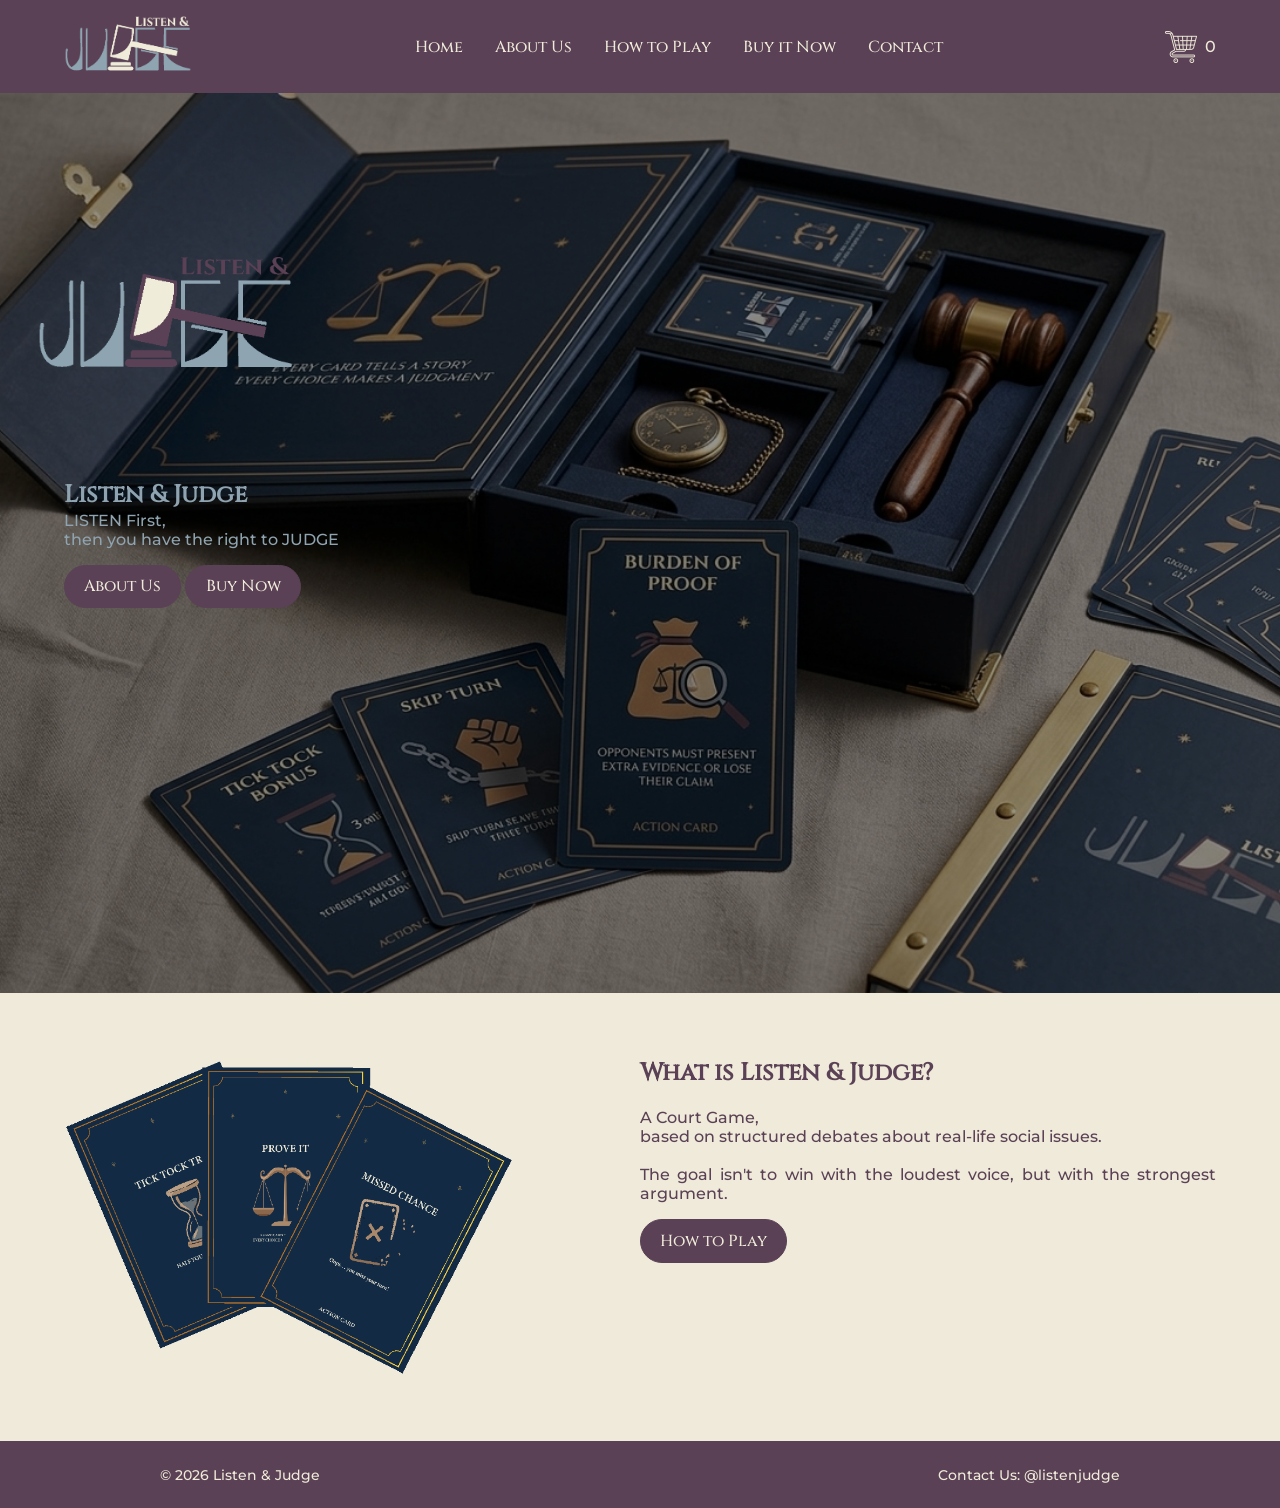
<file: index.html>
<!DOCTYPE html>
<html lang="en">
<head>
    <meta charset="UTF-8">
    <meta name="viewport" content="width=device-width, initial-scale=1.0">
    <title>Listen & Judge</title>
    <link rel="icon" href="images/logo_favicon.png">
    <link rel="stylesheet" href="style.css">
</head>
<body>
    <!-- Header -->
     <header class="header">
        <div class="logo">
            <a href="index.html"><img src="images/logo_header_logo.png" alt="logo"></a>
        </div>

        <nav class="navbar">
            <ul>
            <li><a href="index.html">Home</a></li>
            <li><a href="about.html">About Us</a></li>
            <li><a href="howtoplay.html">How to Play</a></li>
            <li><a href="buy.html">Buy it Now</a></li>
            <li><a href="contact.html">Contact</a></li>
            </ul>
        </nav>

        <!-- cart -->
         <div class="cart">
           <img src="images/cart.png"> <span id="cart-count">0</span> 
         </div>
     </header>

        <!-- cart panel -->
         <div class="cart-panel" id="cartPanel">
            <div class="cart-header">
            <h3>Your Cart</h3>
            <!-- close btn -->
             <button class="close-cart">x</button>
            </div>
            <p id="empty-msg">No items yet</p>
            <button class="checkout-btn" id="checkoutBtn">Buy Now!</button>
         </div>

         <!-- Main -->
          <main>
         <!-- Hero -->
         <section id="home" class="hero">
            <img src="images/cover.png" class="hero-bg" alt="Cards">
            <img src="images/logo.png" class="hero-overlay" alt="logo">

            <div class="hero-content">
                <h1>Listen & Judge</h1>
                <p>LISTEN First, <br> then you have the right to JUDGE</p>

                <div class="buttons">
                    <a href="about.html" class="btn">About Us</a>
                    <a href="buy.html" class="btn">Buy Now</a>
                </div>
            </div>
         </section>


        <section class="about">
            <div class="cards">
                <div class="card">
                    <img src="images/cards-01.png" alt="cards">
                </div>
            </div>
            <div class="about-text">
            <h2>What is Listen & Judge?</h2>
            <br>
            <p>
                A Court Game, <br>
                based on structured debates about real-life social issues.
                <br><br>
                The goal isn't to win with the loudest voice, but with the strongest argument.
                <br> </p>
            <!-- button -->
                <a href="howtoplay.html" class="btn">How to Play</a>
            </div>
        </section>
    </main>

    <!-- Footer -->
     <footer>
            <p>© 2026 Listen & Judge</p>
            <p>Contact Us:<a href="https://instagram.com/listenjudge.bh" target="_blank">
                @listenjudge
            </a>
            </p>
     </footer>
     <script src="script.js"></script>
</body>
</html>
</file>
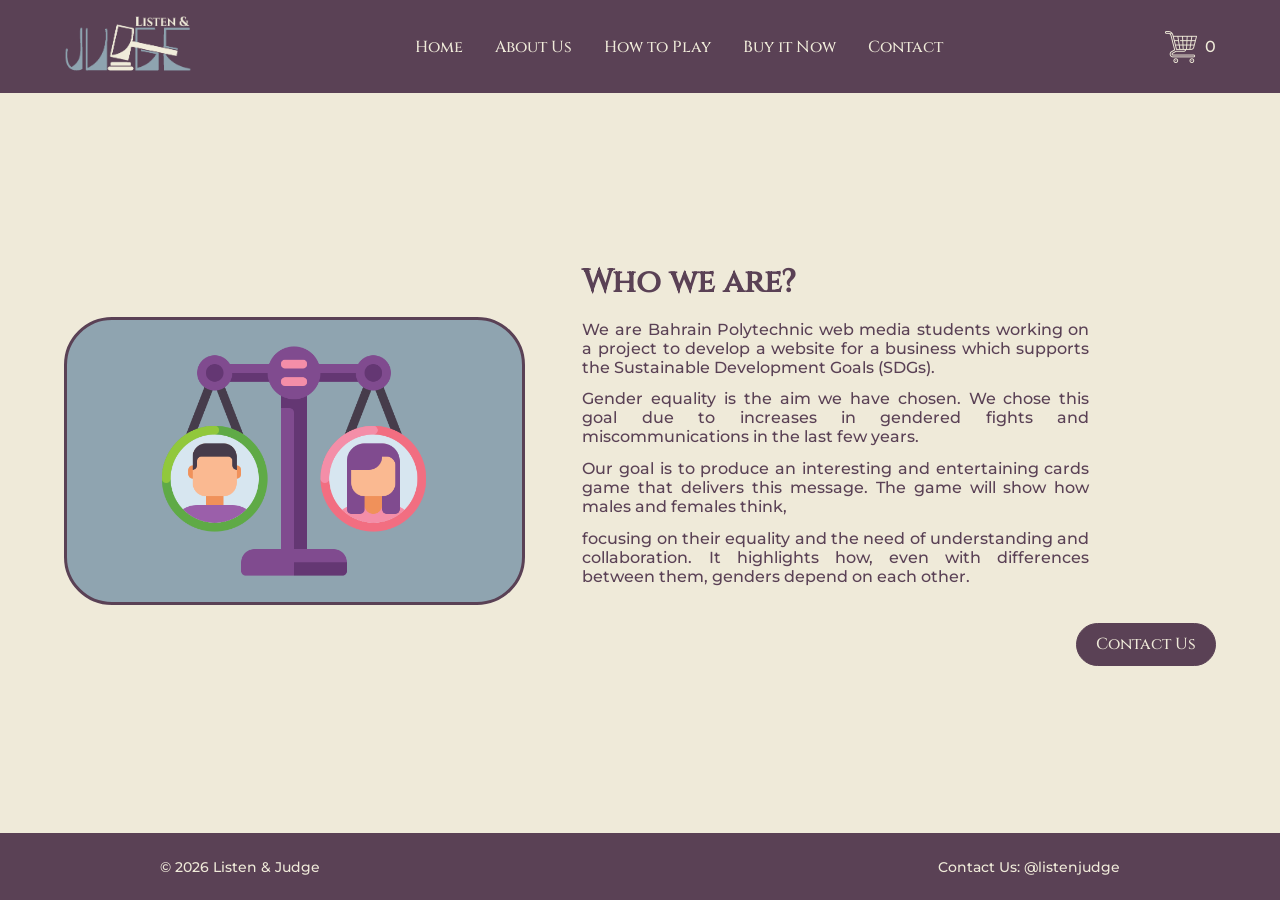
<file: about.html>
<!DOCTYPE html>
<html lang="en">
<head>
    <meta charset="UTF-8">
    <meta name="viewport" content="width=device-width, initial-scale=1.0">
    <title>Listen & Judge</title>
    <link rel="icon" href="images/logo_favicon.png">
    <link rel="stylesheet" href="style.css">
</head>
<body>
    <!-- Header -->
     <header class="header">
        <div class="logo">
            <a href="index.html"><img src="images/logo_header_logo.png" alt="logo"></a>
        </div>

        <nav class="navbar">
            <ul>
            <li><a href="index.html">Home</a></li>
            <li><a href="about.html">About Us</a></li>
            <li><a href="howtoplay.html">How to Play</a></li>
            <li><a href="buy.html">Buy it Now</a></li>
            <li><a href="contact.html">Contact</a></li>
            </ul>
        </nav>

        <!-- cart -->
         <div class="cart">
           <img src="images/cart.png"> <span id="cart-count">0</span> 
         </div>
     </header>

        <!-- cart panel -->
         <div class="cart-panel" id="cartPanel">
            <div class="cart-header">
            <h3>Your Cart</h3>
            <!-- close btn -->
             <button class="close-cart">x</button>
            </div>
            <p id="empty-msg">No items yet</p>
            <button class="checkout-btn" id="checkoutBtn">Buy Now!</button>
         </div>

        <!-- About Us Page -->
         <main>
         <section class="about-section">
            <div class="about-image">
                <img src="images/genders.png" alt="genders image">
            </div>
            <div class="about-content">
                <h2>Who we are?</h2>
                <p>
                    We are Bahrain Polytechnic web media students working on a project to develop a website for a business which supports the Sustainable Development Goals (SDGs).
                </p> 
                <p>
                    Gender equality is the aim we have chosen. We chose this goal due to increases in gendered fights and miscommunications in the last few years.
                </p>
                <p>
                    Our goal is to produce an interesting and entertaining cards game that delivers this message. The game will show how males and females think, 
                </p>
                <p>
                    focusing on their equality and the need of understanding and collaboration. It highlights how, even with differences between them, genders depend on each other.
                </p> 
                <a href="contact.html" class="btn about-btn">Contact Us</a>
            </div>
         </section>
         </main>


    <!-- Footer -->
     <footer>
            <p>© 2026 Listen & Judge</p>
            <p>Contact Us:<a href="https://instagram.com/listenjudge.bh" target="_blank">
                @listenjudge
            </a>
            </p>
     </footer>
     <script src="script.js"></script>
</body>
</html>
</file>
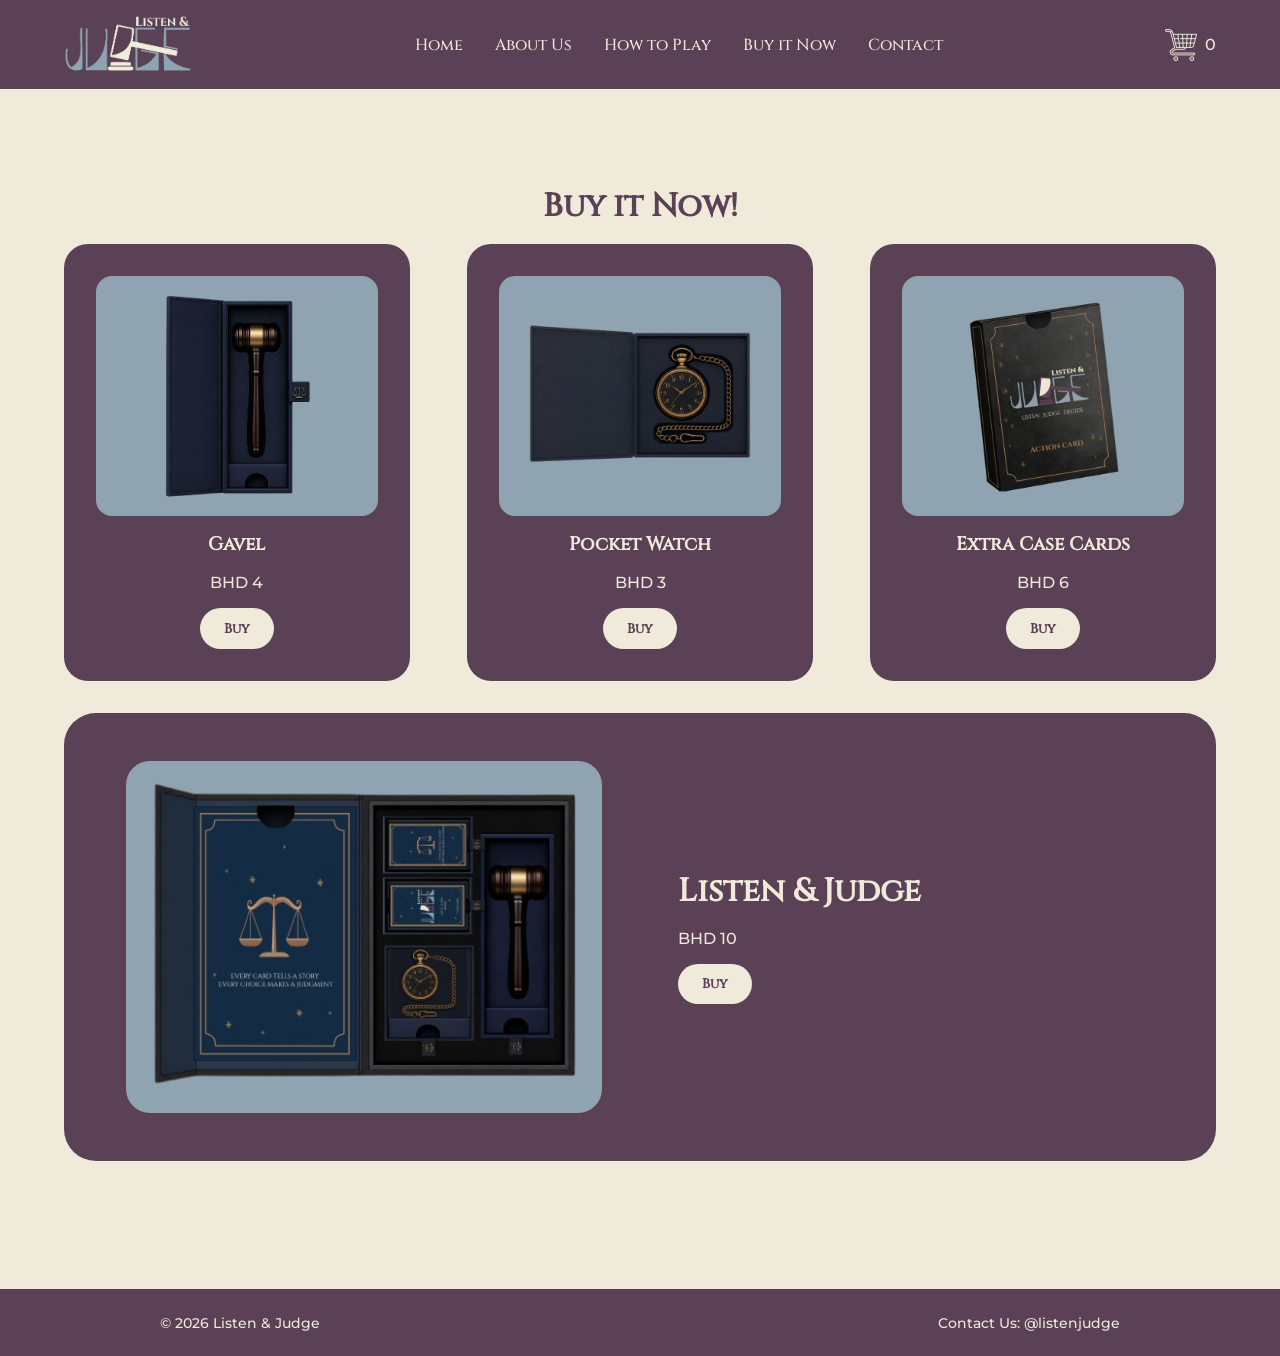
<file: buy.html>
<html lang="en">
<head>
    <meta charset="UTF-8">
    <meta name="viewport" content="width=device-width, initial-scale=1.0">
    <title>Listen & Judge</title>
    <link rel="icon" href="images/logo_favicon.png">
    <link rel="stylesheet" href="style.css">
</head>
<body>
       <!-- Header -->
     <header class="header">
        <div class="logo">
            <a href="index.html"><img src="images/logo_header_logo.png" alt="logo"></a>
        </div>

        <nav class="navbar">
            <ul>
            <li><a href="index.html">Home</a></li>
            <li><a href="about.html">About Us</a></li>
            <li><a href="howtoplay.html">How to Play</a></li>
            <li><a href="buy.html">Buy it Now</a></li>
            <li><a href="contact.html">Contact</a></li>
            </ul>
        </nav>

        <!-- cart -->
         <div class="cart">
           <img src="images/cart.png"> <span id="cart-count">0</span> 
         </div>
     </header>

        <!-- cart panel -->
         <div class="cart-panel" id="cartPanel">
            <div class="cart-header">
            <h3>Your Cart</h3>
            <!-- close btn -->
             <button class="close-cart">x</button>
            </div>
            <p id="empty-msg">No items yet</p>
            <button class="checkout-btn" id="checkoutBtn">Buy Now!</button>
         </div>
    
         <!-- Buy it Now page -->
         <main>
            <section class="buy-section">
                <h2 class="section-title">Buy it Now!</h2>
                <div class="products">

                    <!-- Product 1 -->
                     <div class="product-card">
                        <img src="images/gavelp.png" alt="Gavel">
                        <h3>Gavel</h3>
                        <p>BHD 4</p>
                        <button class="buy-btn">Buy</button>
                     </div>
                     <!-- Product 2 -->
                     <div class="product-card">
                        <img src="images/pwatchb.png" alt="Pocket Watch">
                        <h3>Pocket Watch</h3>
                        <p>BHD 3</p>
                        <button class="buy-btn">Buy</button>
                     </div>
                     <!-- Product 3 -->
                     <div class="product-card">
                        <img src="images/extracases.png" alt="Extra Case Cards">
                        <h3>Extra Case Cards</h3>
                        <p>BHD 6</p>
                        <button class="buy-btn">Buy</button>
                     </div>
                     <!-- Product 4 -->
                     <div class="game-product">
                        <img src="images/Game.png" alt="Game Cards">
                        <div class="game-text">
                        <h3>Listen & Judge</h3>
                        <p>BHD 10</p>
                        <button class="buy-btn">Buy</button>
                     </div>
                </div>
            </div>
            </section>
         </main>

              <!-- Footer -->
     <footer>
            <p>© 2026 Listen & Judge</p>
            <p>Contact Us:<a href="https://instagram.com/listenjudge.bh" target="_blank">
                @listenjudge
            </a>
            </p>
     </footer>
     <script src="script.js"></script>
</body>
</html>
</file>
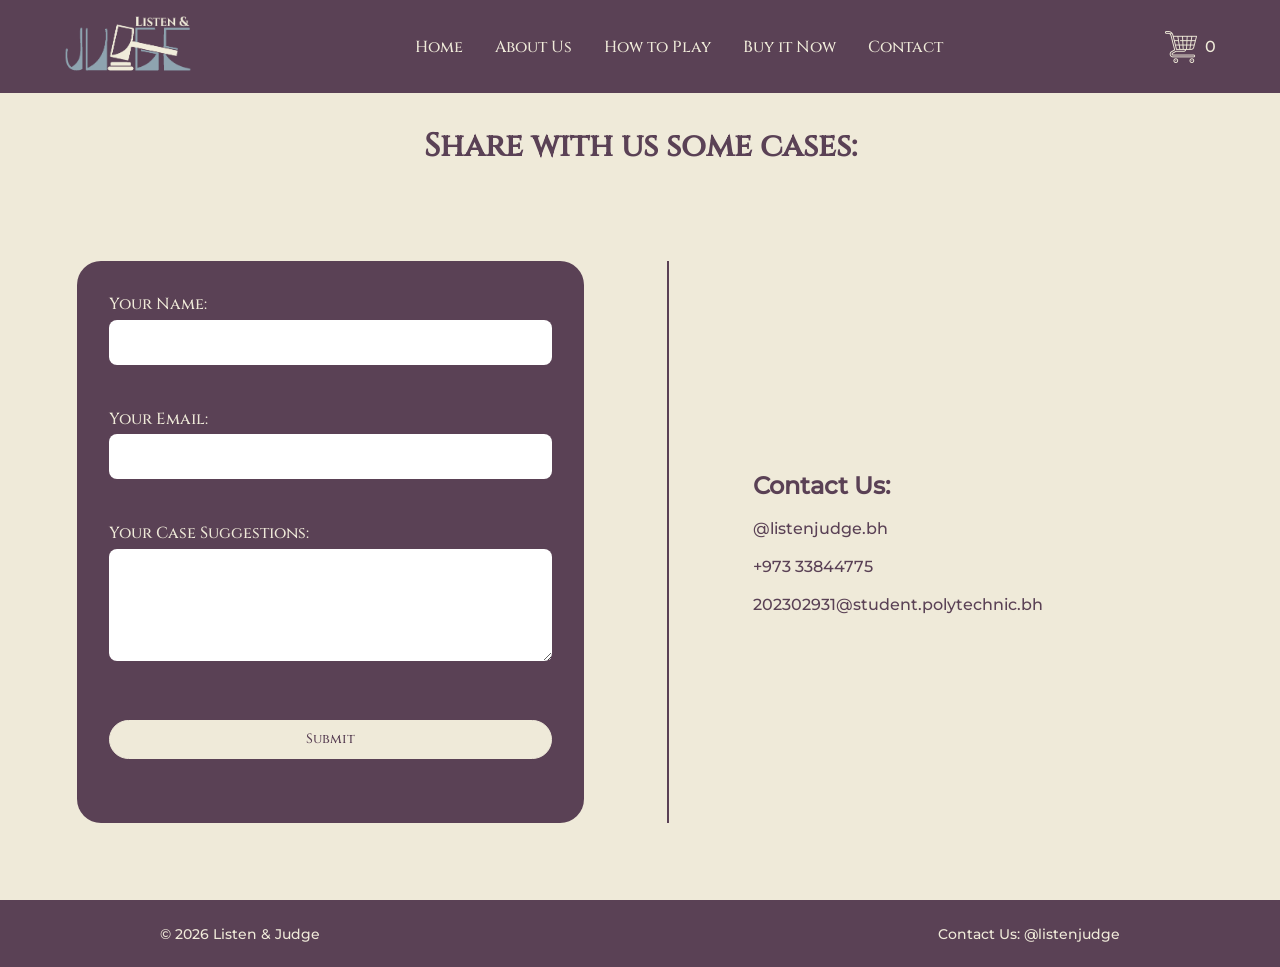
<file: contact.html>
<!DOCTYPE html>
<html lang="en">
<head>
    <meta charset="UTF-8">
    <meta name="viewport" content="width=device-width, initial-scale=1.0">
    <title>Listen & Judge</title>
    <link rel="icon" href="images/logo_favicon.png">
    <link rel="stylesheet" href="style.css">
</head>
<body>
       <!-- Header -->
     <header class="header">
        <div class="logo">
            <a href="index.html"><img src="images/logo_header_logo.png" alt="logo"></a>
        </div>

        <nav class="navbar">
            <ul>
            <li><a href="index.html">Home</a></li>
            <li><a href="about.html">About Us</a></li>
            <li><a href="howtoplay.html">How to Play</a></li>
            <li><a href="buy.html">Buy it Now</a></li>
            <li><a href="contact.html">Contact</a></li>
            </ul>
        </nav>

        <!-- cart -->
         <div class="cart">
           <img src="images/cart.png"> <span id="cart-count">0</span> 
         </div>
     </header>

        <!-- cart panel -->
         <div class="cart-panel" id="cartPanel">
            <div class="cart-header">
            <h3>Your Cart</h3>
            <!-- close btn -->
             <button class="close-cart">x</button>
            </div>
            <p id="empty-msg">No items yet</p>
            <button class="checkout-btn" id="checkoutBtn">Buy Now!</button>
         </div>

         <!-- Main -->
          <main>
            <h2 class="section-title">Share with us some cases:</h2>
            <section class="contact-section">
                <!-- Form -->
                 <div class="contact-form">
                    <label>Your Name:</label>
                    <input type="text" id="name" required>
                    <p id="name-error"></p>
                    <br>
                    <label>Your Email:</label>
                    <input type="email" id="email" required>
                    <p id="email-error"></p>
                    <br>
                    <label>Your Case Suggestions:</label>
                    <textarea id="suggestion" required></textarea>
                    <p id="suggestion-error"></p>
                    <br>
                    <button class="btn submit-btn">Submit</button>
                    <p id="success-message"></p>
                 </div>

                 <!-- Line -->
                  <div class="divider"></div>

                  <!-- Contact information -->
                   <div class="contact-info">
                    <h2>Contact Us:</h2>
                    <br>
                    <a href="https://instagram.com/listenjudge.bh" target="_blank">
                        @listenjudge.bh
                    </a>
                    <br>
                    <a href="tel:+97333844775"> +973 33844775</a>
                    <br>
                    <a href="mailto:202302931@student.polytechnic.bh">
                        202302931@student.polytechnic.bh
                    </a>
                   </div>
            </section>
          </main>
              <!-- Footer -->
     <footer>
            <p>© 2026 Listen & Judge</p>
            <p>Contact Us:<a href="https://instagram.com/listenjudge.bh" target="_blank">
                @listenjudge
            </a>
            </p>
     </footer>
     <script src="script.js"></script>
</body>
</html>
</file>
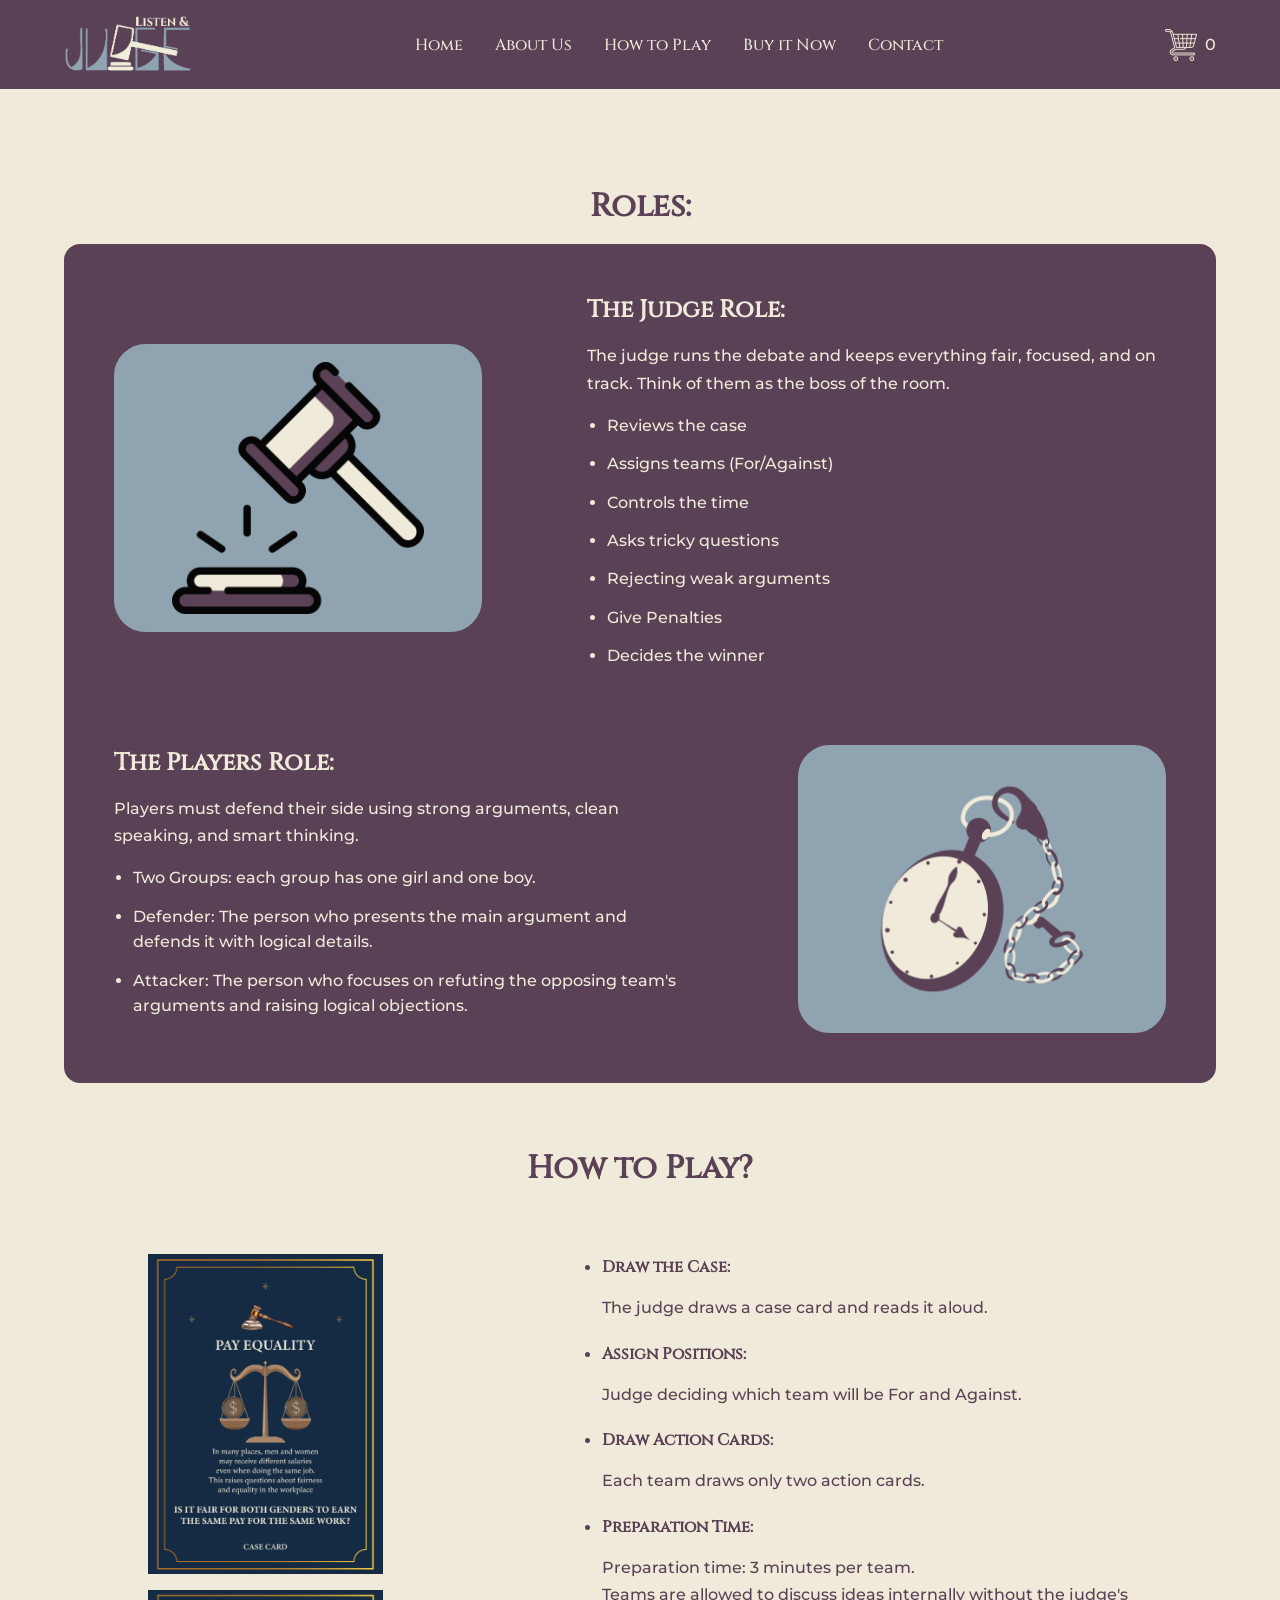
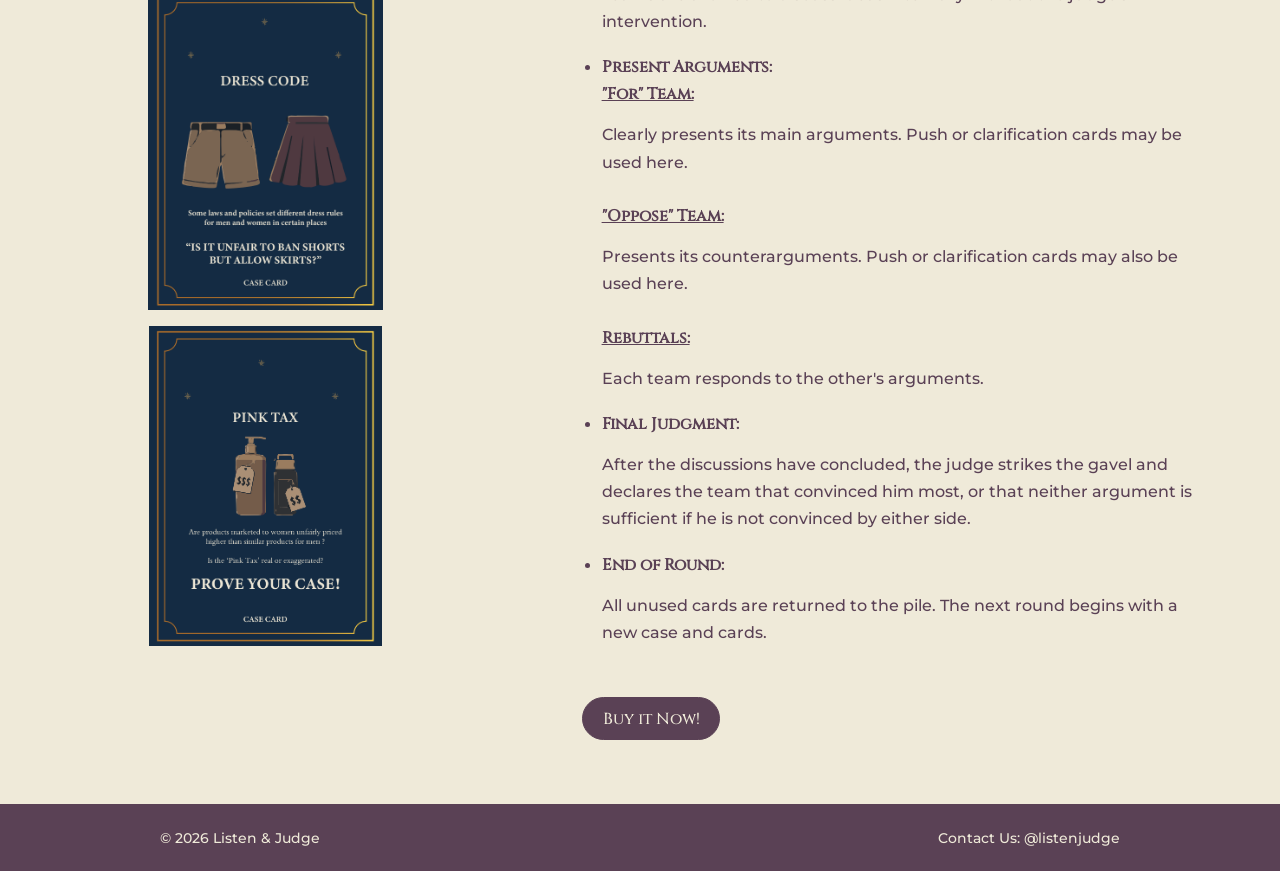
<file: howtoplay.html>
<html lang="en">
<head>
    <meta charset="UTF-8">
    <meta name="viewport" content="width=device-width, initial-scale=1.0">
    <title>Listen & Judge</title>
    <link rel="icon" href="images/logo_favicon.png">
    <link rel="stylesheet" href="style.css">
</head>
<body>
       <!-- Header -->
     <header class="header">
        <div class="logo">
            <a href="index.html"><img src="images/logo_header_logo.png" alt="logo"></a>
        </div>

        <nav class="navbar">
            <ul>
            <li><a href="index.html">Home</a></li>
            <li><a href="about.html">About Us</a></li>
            <li><a href="howtoplay.html">How to Play</a></li>
            <li><a href="buy.html">Buy it Now</a></li>
            <li><a href="contact.html">Contact</a></li>
            </ul>
        </nav>

        <!-- cart -->
         <div class="cart">
           <img src="images/cart.png"> <span id="cart-count">0</span> 
         </div>
     </header>

        <!-- cart panel -->
         <div class="cart-panel" id="cartPanel">
            <div class="cart-header">
            <h3>Your Cart</h3>
            <!-- close btn -->
             <button class="close-cart">x</button>
            </div>
            <p id="empty-msg">No items yet</p>
            <button class="checkout-btn" id="checkoutBtn">Buy Now!</button>
         </div>

         <!-- Main -->
          <main>
            <section class="how-to-play">
                <h2 class="section-title">Roles:</h2>
                <div class="texts">
                    <!-- Judge -->
                     <div class="content">
                        <div class="image"><img src="images/gavel.png" alt="Gavel"></div>
                        <div class="list">
                            <h3>The Judge Role:</h3>
                            <p>The judge runs the debate and keeps everything fair, focused, and on track. Think of them as the boss of the room.</p>
                            <ul>
                            <li>Reviews the case</li>
                            <li>Assigns teams (For/Against)</li>
                            <li>Controls the time</li>
                            <li>Asks tricky questions</li>
                            <li>Rejecting weak arguments</li>
                            <li>Give Penalties</li>
                            <li>Decides the winner</li>
                            </ul>
                        </div>
                    </div>
                    <!-- Players -->
                     <div class="content roles">
                        <div class="list">
                            <h3>The Players Role:</h3>
                            <p>
                                Players must defend their side using strong arguments, clean speaking, and smart thinking.
                            </p>
                            <ul>
                            <li>Two Groups: each group has one girl and one boy.</li>
                            <li>Defender: The person who presents the main argument and defends it with logical details.</li>
                            <li>Attacker: The person who focuses on refuting the opposing team's arguments and raising logical objections.</li>
                            </ul>
                        </div>
                        <div class="image">
                            <img src="images/clock.png" alt="Cards">
                        </div>
                     </div>
                </div>
                <h2 class="section-title">How to Play?</h2>

                <div class="stages">
                    <div class="stages-image">
                        <img src="images/1.png" alt="Cards">
                        <img src="images/2.png" alt="Cards">
                        <img src="images/3.png" alt="Cards">
                    </div>
                    <div class="stages-text">
                        <ul>
                            <li>Draw the Case:
                                <p>The judge draws a case card and reads it aloud.</p>
                            </li>
                            <li>Assign Positions:
                                <p>Judge deciding which team will be For and Against.</p>
                            </li>
                            <li>Draw Action Cards:
                                <p>Each team draws only two action cards.</p>
                            </li>
                            <li>Preparation Time:
                                <p>Preparation time: 3 minutes per team. <br>
                                Teams are allowed to discuss ideas internally without the judge's intervention.
                                </p>
                            <li>Present Arguments:
                                <h4>"For" Team:</h4>
                                <p>Clearly presents its main arguments.
                                Push or clarification cards may be used here.
                                </p>
                                <br>
                                <h4>"Oppose" Team:</h4>
                                <p>Presents its counterarguments.
                                Push or clarification cards may also be used here.
                                </p>
                                <br>
                                <h4>Rebuttals:</h4>
                                <p>Each team responds to the other's arguments.</p>
                            </li>
                            <li>Final Judgment:
                                <p>After the discussions have concluded, the judge strikes the gavel and declares the team that convinced him most, or that neither argument is sufficient if he is not convinced by either side.</p>
                            </li>
                            <li>End of Round:
                                <p>All unused cards are returned to the pile.
                                The next round begins with a new case and cards.
                                </p>
                            </li>
                        </ul>
                        <a href="buy.html" class="btn">Buy it Now!</a>
                    </div>
                </div>
            </section>
          </main>
              <!-- Footer -->
     <footer>
            <p>© 2026 Listen & Judge</p>
            <p>Contact Us:<a href="https://instagram.com/listenjudge.bh" target="_blank">
                @listenjudge
            </a>
            </p>
     </footer>
     <script src="script.js"></script>
</body>
</html>
</file>
<file: style.css>
@font-face{
    font-family: 'Cinzel';
    src: url("fonts/Cinzel-Medium.ttf") format('opentype');
}
@font-face{
    font-family: 'BodyFont';
    src: url("fonts/Montserrat-Medium.ttf") format('opentype');
}
*{
    margin: 0;
    padding: 0;
    box-sizing: border-box;
    font-family: 'BodyFont';
}
body{
    overflow-x: hidden;
    display: flex;
    flex-direction: column;
    min-height: 100vh;
}
/* Header */
.header{
    display: flex;
    justify-content: space-between;
    align-items: center;
    padding: 1rem 5%;
    background-color: #5a4155;
}
/* Logo */
.logo img{
    width: 8rem;
}
/* Nav */
.navbar ul{
    display: flex;
    gap: 2rem;
    list-style: none;
}
.navbar a{
    text-decoration: none;
    color: #efead9;
    font-size: 1rem;
    transition: 0.3s;
    font-family: 'Cinzel';
}
.navbar a:hover{
    text-decoration: overline;
    font-size: 1.1rem;
}
/* Cart */
.cart{
    display: flex;
    align-items: center;
    gap: 0.5rem;
    cursor: pointer;
    color: #efead9;
}
.cart img{
    width: 2rem;
}
.cart-panel{
    position: fixed;
    right: -100%;
    top: 0;
    width: 22rem;
    background-color: #efead9;
    border: 0.3rem solid #5a4155;
    border-radius: 1rem;
    height: 100vh;
    max-width: 20rem;
    padding: 2rem;
    z-index: 5;
    transition: 0.3s;
}
.cart-panel.active{
    right: 0;
}
.cart-header{
    display: flex;
    justify-content: space-between;
    align-items: center;
}
.close-cart{
    background-color: #efead9;
    border: none;
    font-size: 1.5rem;
    cursor: pointer;
    color: #5a4155;
    transition: 0.3s;
}
.cart-item{
    background-color: #efead9;
    padding: 1rem;
    margin-top: 1rem;
    border-radius: 1rem;
    border: 1px solid #5a4155;
}
.cart-item h4{
    margin-bottom: 0.5rem;
    color: #5a4155;
}
.cart-item p{
    color: #5a4155;
}
.checkout-btn{
    width: 100%;
    margin-top: 2rem;
    padding: 0.9rem;
    border: none;
    border-radius: 2rem;
    background-color: #5a4155;
    color: #efead9;
    font-family: "Cinzel";
    cursor: pointer;
    transition: 0.3s;
    display: none;
}
.checkout-btn:hover{
    background-color: #8fa4b0;
    color: #5a4155;
}
/*in JS */
.cart-top{
    display: flex;
    justify-content: space-between;
    align-items: center;
}
.remove-item{
    background-color: #efead9;
    border: none;
    font-size: 1.4rem;
    cursor: pointer;
    color: #8fa4b0;
    transition: 0.3s;
}
/* Main */
main{
    background: #efead9;
    color: #5a4155;
    flex: 1;
    display: flex;
    flex-direction: column;
    justify-content: center;
}
/* Home */
.hero{
    position: relative;
    overflow: hidden;
    min-height: 100vh;
    display: flex;
    align-items: center;
    padding: 0;
}
.hero-bg{
    position: absolute;
    width: 100%;
    height: 100%;
    object-fit:  cover;
    z-index: 1;
}
.hero::after{
    content: "";
    position: absolute;
    width: 100%;
    height: 100%;
    top: 0;
    left: 0;
    background: rgba(0, 0, 0, 0.414);
    z-index: 2;
}
.hero-overlay{
    position: absolute;
    top: 10rem;
    left: 3%;
    width: 20%;
    z-index: 3;
}
.hero-content{
    position: relative;
    padding: 5%;
    z-index: 4;
    color: #8fa4b0;
    max-width: 40%;
}
.hero-content h1{
    font-family: 'Cinzel';
}
/* Button */
.btn{
    padding: 0.6rem 1.2rem;
    border-radius: 2rem;
    border: 0.1rem solid #5a4155;
    background: #5a4155;
    text-decoration: none;
    cursor: pointer;
    color: #efead9;
    display: inline-block;
    margin-top: 1rem;
    font-family: 'Cinzel';
    font-weight: 500;
    transition: 0.3s;
}
.btn:hover{
    background: #8fa4b0;
    border: 0.1rem solid #efead9;
    color: #5a4155;
    font-size: large;
}
/* Home part two */
.about{
    display: flex;
    justify-content: space-between;
    padding: 5%;
    background-color: #efead9;
    flex-wrap: wrap;
}
.cards{
    width: 40%;
}
.card{
    width: 100%;
    height: 20rem;
    overflow: hidden;
}
.card img{
    width: auto;
    height: 100%;
}
.about-text{
    width: 50%;
    text-align: justify;
}
.about-text h2{
    font-family: 'Cinzel';
    font-weight: bolder;
}
/* Abou Us Page */
.about-section{
    display: flex;
    justify-content: space-between;
    align-items: center;
    padding: 5%;
    flex-wrap: wrap;
}
.about-image{
    width: 40%;
}
.about-image img{
    width: 100%;
    height: 18rem;
    object-fit: contain;
    background: #8fa4b0;
    border-radius: 3rem;
    border: 0.2rem solid #5a4155;
}
.about-content{
    width: 55%;
    display: flex;
    flex-direction: column;
    text-align: justify;
}
.about-content h2{
    font-family: 'Cinzel';
    margin-bottom: 1rem;
    font-weight: bold;
    font-size:xx-large;
    transition: 0.3s;
}
.about-content h2:hover{
    text-decoration: overline;
    color: #8fa4b0;
}
.about-content p{
    margin-bottom: 0.8rem;
    width: 80%;
}
/* button */
.about-btn{
    align-self: flex-end;
    margin-top: 1.5rem;
}
/* Contact Page */
.contact-section{
    display: flex;
    justify-content: space-between;
    align-items: stretch;
    padding: 6%;
    gap: 3rem;
}
.contact-form{
    width: 45%;
    display: flex;
    flex-direction: column;
    background: #5a4155;
    padding: 2rem;
    border-radius: 1.5rem;
    color: #efead9;
}
.contact-form label{
    font-size: 1rem;
    margin-bottom: 0.3rem;
    font-family: 'Cinzel';
}
.contact-form input, .contact-form textarea{
    margin-bottom: 1.5rem;
    padding: 0.8rem;
    border: none;
    border-radius: 0.5rem;
    font-size: 1rem;
    transition: 0.3s;
}
.contact-form input:hover, .contact-form textarea:hover{
    transform: scale(1.02);
    background-color: #efead9;
}
.contact-form textarea{
    height: 7rem;
}
.divider{
    width: 0.15rem;
    background: #5a4155;
}
.submit-btn{
    border: 0.1rem solid #efead9;
    background: #efead9;
    text-decoration: none;
    color: #5a4155;
}
.submit-btn:hover{
    border: 0.1rem solid #8fa4b0;
    background: #efead9;
    text-decoration: none;
    color: #8fa4b0;
}
.contact-info{
    width: 40%;
    display: flex;
    flex-direction: column;
    justify-content: center;
}
.contact-info a{
    text-decoration: none;
    color: #5a4155;
    transition: 0.3s;
}
.contact-info a:hover{
    color: #efead9;
    background: #5a4155;
    border: 0.5rem solid #5a4155;
    border-radius: 1rem;
    transform: scale(1.02);
}
/* Form Validation */
#name-error, #email-error, #suggestion-error{
    color: rgb(239, 130, 130);
    font-family: 'Cinzel';
    font-size: 0.8rem;
    margin-top: -1rem;
    margin-bottom: 1rem;
    font-weight: 500;
}
#success-message{
    color: rgb(95, 203, 95);
    font-size: 1rem;
    margin-top: 1rem;
    margin-bottom: 1rem;
    text-align: center;
    font-family: 'Cinzel';
    font-weight: bold;
}
/* How to play Page */
/* Roles */
.how-to-play{
    padding: 5%;
}
.section-title{
    text-align: center;
    font-family: 'Cinzel';
    font-size: 2rem;
    margin-top: 2rem;
    margin-bottom: 1rem;
    font-weight: bold;
}
.texts{
    border: 0.15rem solid #5a4155;
    padding: 3rem;
    border-radius: 1rem;
    margin-bottom: 4rem;
    background-color: #5a4155;
    color: #efead9;
}
.content{
    display: flex;
    justify-content: space-between;
    align-items: center;
    gap: 3rem;
    margin-bottom: 4rem;flex-wrap: wrap;
}
.roles{
    margin-bottom: 0;
}
.image{
    width: 35%;
}
.image img{
    width: 100%;
    height: 18rem;
    object-fit: contain;
    background-color: #8fa4b0;
    border-radius: 2rem;
    padding: 1rem;
    border: 0.15rem solid #8fa4b0;
}
.list{
    width: 55%;
}
.list h3{
    font-family: 'Cinzel';
    font-size: 1.5rem;
    margin-bottom: 1rem;
}
.list p{
    margin-bottom: 1rem;
    line-height: 1.7;
}
.list ul{
    padding-left: 1.2rem;
}
.list li{
    margin-bottom: 0.8rem;
    line-height: 1.6;
}
/* stages */
.stages{
    display: flex;
    justify-content: space-between;
    align-items: flex-start;
    gap: 4rem;
    margin-top: 4rem;
    flex-wrap: wrap;
}
.stages-image{
    width: 35%;
    display: flex;
    flex-direction: column;
    gap: 1rem;
}
.stages-image img{
    width: 100%;
    height: 20rem;
    object-fit: contain;
}
.stages-text{
    width: 55%;
}
.stages-text ul{
    padding-left: 1.2rem;
}
.stages-text li{
    margin-bottom: 1.2rem;
    line-height: 1.7;
    font-family: 'Cinzel';
    font-weight: bolder;
}
.stages-text li p{
    margin-top: 0.8rem;
    font-size: 1rem;
    font-family: 'BodyFont';
    font-weight:400;
}
.stages-text h4{
    font-family: 'Cinzel';
    font-weight: bold;
    text-decoration: underline;
}
.stages .btn{
    margin-top: 2rem;
}
/* Buy it Now Page */
.buy-section{
    padding: 5%;
}
.products{
    display: flex;
    justify-content: space-between;
    gap: 2rem;
    flex-wrap: wrap;
    margin-bottom: 4rem;
}
.product-card{
    width: 30%;
    background-color: #5a4155;
    color: #efead9;
    padding: 2rem;
    border-radius: 1.5rem;
    text-align: center;
    z-index: 1;
    transition: 0.3s;
}
.product-card:hover{
    transform: translateY(-8px);
}
.product-card img{
    width: 100%;
    height: 15rem;
    object-fit: contain;
    background-color: #8fa4b0;
    border-radius: 1rem;
    margin-bottom: 1rem;
    padding: 1rem;
}
.product-card h3{
    font-family: 'Cinzel';
    margin-bottom: 1rem;
}
.product-card p{
    margin-bottom: 1rem;
}
.game-product{
    display: flex;
    justify-content: space-around;
    align-items: center;
    background-color: #5a4155;
    color: #efead9;
    padding: 3rem;
    border-radius: 2rem;
    gap: 3rem;
    width: 100%;
    flex-wrap: wrap;
}
.game-product img{
    width: 45%;
    height: 22rem;
    object-fit: contain;
    background-color: #8fa4b0;
    border-radius: 1.5rem;
    padding: 1rem;
}
.game-text{
    width: 45%;
}
.game-text h3{
    font-family: 'Cinzel';
    font-size: 2rem;
    margin-bottom: 1rem;
}
.game-text p{
    margin-bottom: 1rem;
}
.buy-btn{
    padding:0.7rem 1.5rem;
    border: none;
    border-radius: 2rem;
    background-color: #efead9;
    color: #5a4155;
    cursor: pointer;
    font-weight: 600;
    font-family: 'Cinzel';
    transition: 0.3s;
}
.buy-btn:hover{
    background-color: #8fa4b0;
    transform: scale(1.05);
}
/* Footer */
footer{
    background: #5a4155;
    border-top: 0.1rem solid #5a4155;
    padding: 1.5rem 10rem;
    display: flex;
    justify-content: space-between;
    font-size: 0.9rem;
    color: #efead9;
}
footer a{
    color: #efead9;
    transition: 0.3s;
    text-decoration: none;
}
footer a:hover{
    color: #efead9;
    font-size: 1rem;
}
/* Responsiveness */
/* Tablets */
@media (max-width:780px){
    /* Header */
    .header{
        display: flex;
        justify-content: space-between;
        align-items: center;
        padding: 1rem 4%;
        gap: 0.5rem;
        flex-wrap: nowrap;
    }
    .logo img{
        width: 6rem;
    }
    .navbar ul{
        display: flex;
        flex-direction: row;
        gap: 0.6rem;
        flex-wrap: nowrap;
        justify-content: center;
        align-items: center;
    }
    .navbar a{
        font-size: 1rem;
        white-space: nowrap;
    }
    .navbar a:hover{
        font-size: 1.1rem;
    }
    .cart{
        gap: 0.2rem;
    }
    #cart-count{
        font-size: 1rem;
    }
    .cart img{
        width: 1.5rem;
    }
    .cart-panel{
        width: 50%;
        max-width: 50%;
        right: -100%;
    }
    .close-cart{
        width: auto;
        font-size: 1.5rem;
    }
    .cart-item{
        width: 100%;
    }
    /* Home */
    .hero{
        min-height: auto;
        padding: 2rem 5%;
        flex-direction: column;
        text-align: center;
    }
    .hero-overlay{
        position: relative;
        width: 45%;
        top: 0;
        left: 0;
        margin-bottom: 1rem;
    }
    .hero-content{
        max-width: 100%;
    }
    .hero-content h1{
        font-size: 1.6rem;
    }
    .hero-content p{
        font-size: 0.9rem;
    }
    .card{
        display: flex;
        justify-content: center;
        align-items: center;
    }
    .card img{
        width: auto;
        height: 100%;
        object-fit: contain;
    }
    /* About */
    .about-content p{
        width: 100%;
    }
    /* Buy it Now */
    .product-card{
        width: 100%;
    }
    .game-product{
        display: flex;
        flex-direction: column;
        padding: 2rem;
        gap: 1.5;
    }
    .game-product img{
        width: 100%;
    }
    .game-text{
        width: 100%;
        text-align: center;
    }
    .game-text h3{
        font-size: 1.3rem;
    }
    /* Footer */
    footer{
        display: flex;
        flex-direction: row;
        justify-content: space-between;
        align-items: center;
        padding: 1rem;
        gap: 1rem;
        font-size: 0.7rem;
        flex-wrap: nowrap;
        text-align: left;
    }
    footer p{
        margin: 0;
        white-space: nowrap;
    }
    footer a:hover{
        font-size: 0.8rem;
    }
    /* buttons */
    .btn{
        display: flex;
        justify-content: center;
        gap: 0.8rem;
        flex-wrap: wrap;
    }
    .about-btn{
        align-self: center;
    }
    .checkout-btn{
        width: 100%;
    }
    /* contact divider */
    .divider{
        width: 100%;
        height: 0.15rem;
    }
    /* Fixing the width and direction for most of the content at a time */
    .section-title{
        font-size: 1.5rem;
    }
    .about, .about-section, .contact-section, .content, .stages, .game-product{
        flex-direction: column;
        align-items: center;
    }
    .cards, .about-text, .about-image, .about-content, .contact-form, .contact-info, .image, .list, .stages-image, .stages-text, .game-text{
        width: 100%;
    }
    .about-text, .about-content, .contact-info, .stages-text{
        text-align: center;
    }
}
/* Mobiles */
@media (max-width:430px){
    /* Header */
    .header{
        display: flex;
        justify-content: space-between;
        align-items: center;
        padding: 1rem 0;
        gap: 0.01rem;
        flex-wrap: nowrap;
    }
    .logo img{
        width: 4rem;
    }
    .navbar ul{
        display: flex;
        flex-direction: row;
        gap: 0.4rem;
        flex-wrap: nowrap;
        justify-content: center;
        align-items: center;
    }
    .navbar a{
        font-size: 0.6rem;
        white-space: nowrap;
    }
    .navbar a:hover{
        font-size: 0.7rem;
    }
    .cart{
        gap: 0.2rem;
    }
    #cart-count{
        font-size: 0.5rem;
    }
    .cart img{
        width: 0.7rem;
    }
    .cart-panel{
        width: 80%;
        max-width: 80%;
        right: -100%;
    }
    .close-cart{
        width: auto;
        font-size: 1.5rem;
    }
    .cart-item{
        width: 100%;
    }
    /* Home */
    .hero{
        min-height: auto;
        padding: 2rem 5%;
        flex-direction: column;
        text-align: center;
    }
    .hero-overlay{
        position: relative;
        width: 45%;
        top: 0;
        left: 0;
        margin-bottom: 1rem;
    }
    .hero-content{
        max-width: 100%;
    }
    .hero-content h1{
        font-size: 1.6rem;
    }
    .hero-content p{
        font-size: 0.9rem;
    }
    .card img{
        width: 100%;
        height: auto;
        object-fit: contain;
    }
    /* About */
    .about-content h2{
        font-size: 1.5rem;
    }
    .about-content p{
        width: 100%;
    }
    /* Buy it Now */
    .product-card{
        width: 100%;
    }
    .game-product{
        display: flex;
        flex-direction: column;
        padding: 2rem;
        gap: 1.5;
    }
    .game-product img{
        width: 100%;
    }
    .game-text{
        width: 100%;
        text-align: center;
    }
    .game-text h3{
        font-size: 1.3rem;
    }
    /* Footer */
    footer{
        display: flex;
        flex-direction: row;
        justify-content: space-between;
        align-items: center;
        padding: 1rem;
        gap: 1rem;
        font-size: 0.7rem;
        flex-wrap: nowrap;
        text-align: left;
    }
    footer p{
        margin: 0;
        white-space: nowrap;
    }
    footer a:hover{
        font-size: 0.8rem;
    }
    /* buttons */
    .btn{
        display: flex;
        justify-content: center;
        gap: 0.8rem;
        flex-wrap: wrap;
    }
    .about-btn{
        align-self: center;
    }
    .checkout-btn{
        width: 100%;
    }
    /* contact divider */
    .divider{
        width: 100%;
        height: 0.15rem;
    }
    /* Fixing the width and direction for most of the content at a time */
    .section-title{
        font-size: 1rem;
    }
    .about, .about-section, .contact-section, .content, .stages, .game-product{
        flex-direction: column;
        align-items: center;
    }
    .cards, .about-text, .about-image, .about-content, .contact-form, .contact-info, .image, .list, .stages-image, .stages-text, .game-text{
        width: 100%;
    }
    .about-text, .about-content, .contact-info, .stages-text{
        text-align: center;
    }
}
</file>
